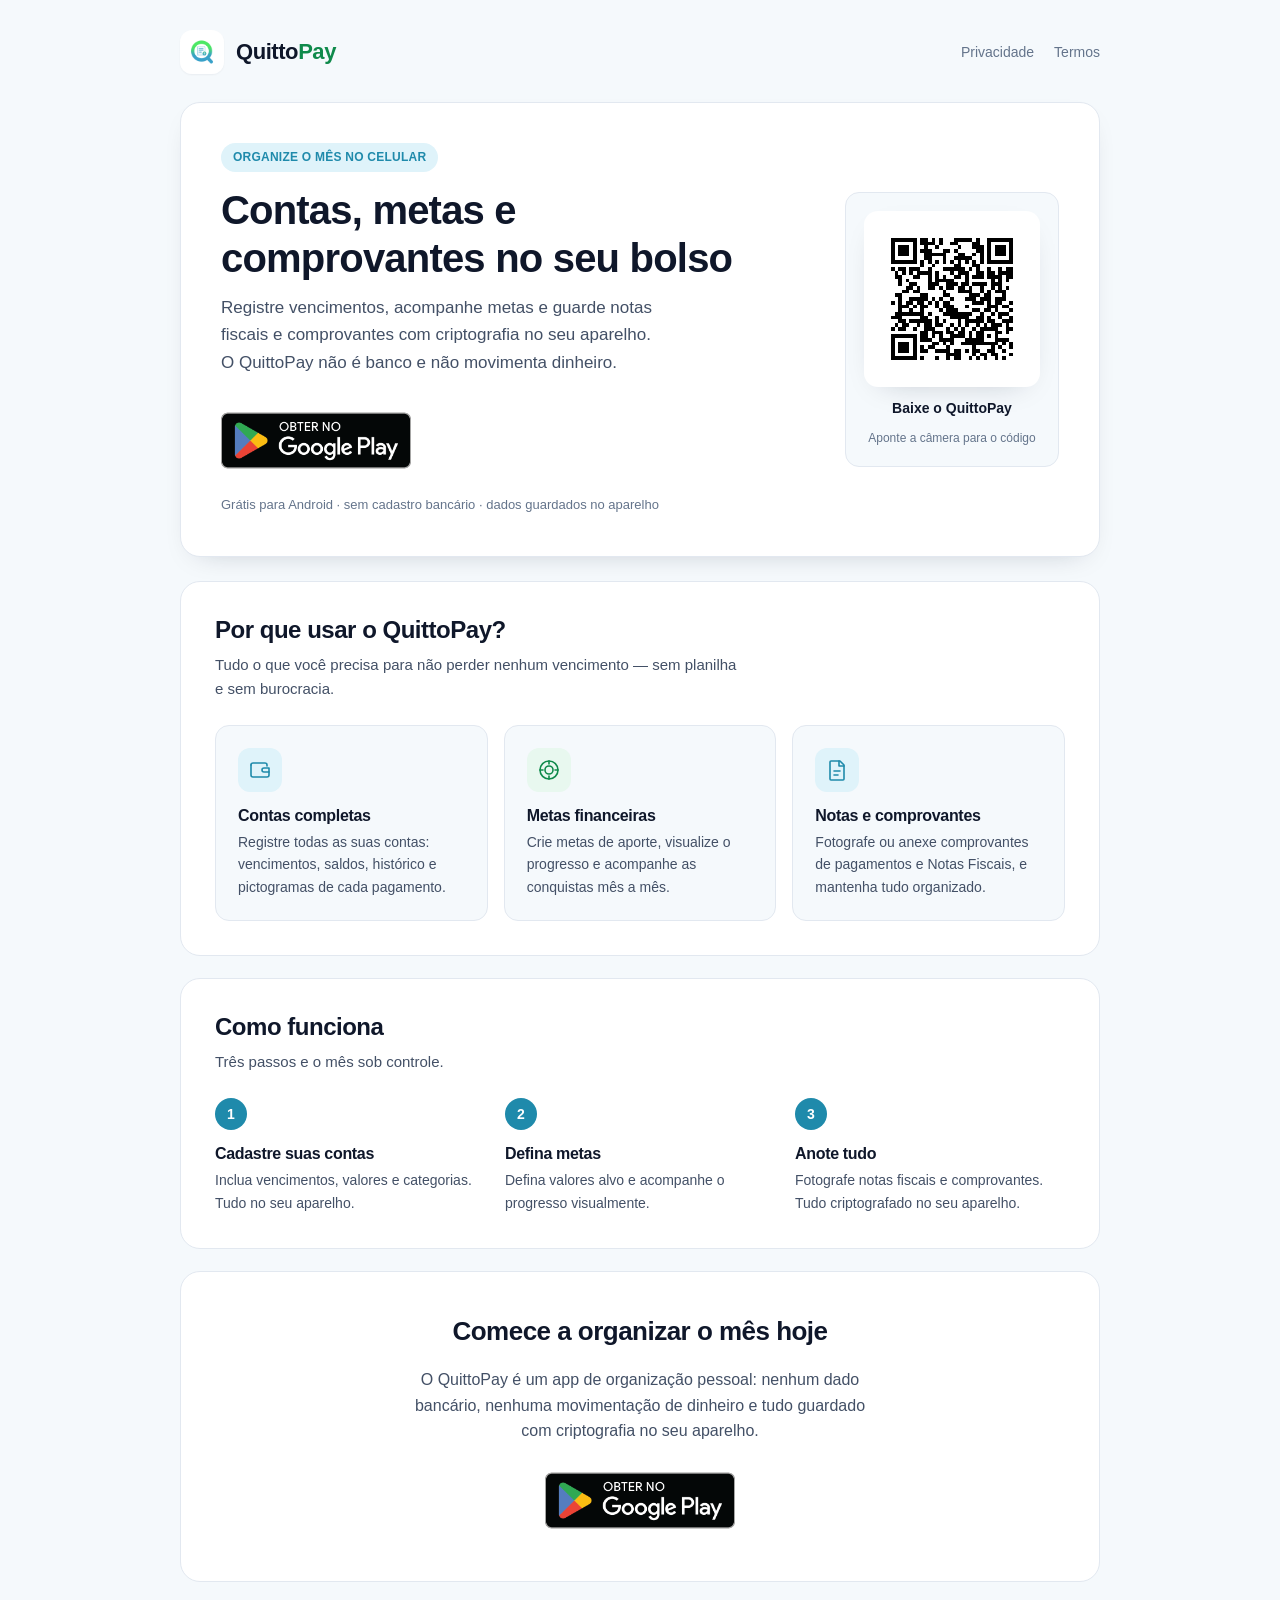
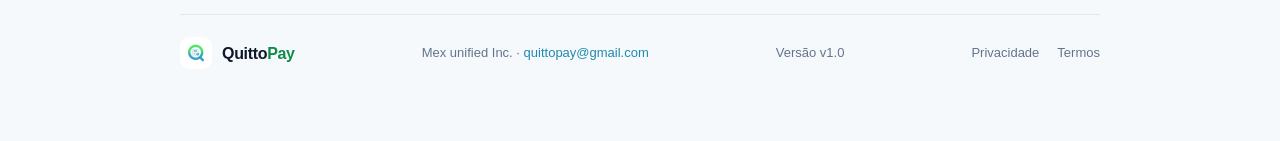
<file: index.html>
<!DOCTYPE html>
<html lang="pt-BR">
<head>
  <meta charset="utf-8" />
  <meta name="viewport" content="width=device-width, initial-scale=1" />
  <title>QuittoPay — organize o mês no celular</title>
  <meta name="description" content="Contas, metas, notas e comprovantes no seu bolso. O QuittoPay organiza o mês no celular — não é banco e não movimenta dinheiro." />
  <meta name="theme-color" content="#1f8aab" />
  <meta property="og:type" content="website" />
  <meta property="og:title" content="QuittoPay — organize o mês no celular" />
  <meta property="og:description" content="Contas, metas, notas e comprovantes no seu bolso. Sem banco, sem movimentar dinheiro." />
  <meta property="og:image" content="icon.png" />
  <meta property="og:locale" content="pt_BR" />
  <link rel="icon" type="image/png" sizes="32x32" href="favicon-32.png" />
  <link rel="icon" type="image/png" sizes="192x192" href="favicon-192.png" />
  <link rel="apple-touch-icon" href="icon.png" />
  <link rel="stylesheet" href="styles.css?v=5" />
</head>
<body>
  <div class="wrap">
    <header class="site">
      <a class="brand" href="index.html">
        <img src="icon.png" width="44" height="44" alt="Ícone do QuittoPay" />
        <span class="wordmark">Quitto<span class="pay">Pay</span></span>
      </a>
      <nav>
        <a href="privacy-policy.html">Privacidade</a>
        <a href="terms.html">Termos</a>
      </nav>
    </header>

    <main>
      <section class="hero">
        <div class="hero-content">
          <span class="eyebrow">Organize o mês no celular</span>
          <h1>Contas, metas e comprovantes no seu bolso</h1>
          <p class="lead">
            Registre vencimentos, acompanhe metas e guarde notas fiscais e comprovantes
            com criptografia no seu aparelho. O QuittoPay não é banco e não movimenta
            dinheiro.
          </p>
          <div class="cta-buttons">
            <a class="store-badge" href="https://play.google.com/store/apps/details?id=com.quitto.pay" target="_blank" rel="noopener" aria-label="Obter o QuittoPay no Google Play">
              <img src="play-badge.png" width="646" height="250" alt="Disponível no Google Play" decoding="async" />
            </a>
          </div>
          <p class="hero-note">Grátis para Android · sem cadastro bancário · dados guardados no aparelho</p>
        </div>

        <aside class="hero-visual" aria-hidden="false">
          <div class="qr-card">
            <svg xmlns="http://www.w3.org/2000/svg" width="168" height="168" viewBox="0 0 41 41" shape-rendering="crispEdges"><path fill="#ffffff" d="M0 0h41v41H0z"/><path stroke="#000000" d="M4 4.5h7m1 0h2m1 0h1m1 0h1m3 0h5m1 0h1m2 0h7M4 5.5h1m5 0h1m1 0h4m1 0h1m2 0h2m4 0h2m2 0h1m5 0h1M4 6.5h1m1 0h3m1 0h1m2 0h1m2 0h1m5 0h1m3 0h3m1 0h1m1 0h3m1 0h1M4 7.5h1m1 0h3m1 0h1m1 0h3m3 0h2m1 0h1m5 0h2m1 0h1m1 0h3m1 0h1M4 8.5h1m1 0h3m1 0h1m2 0h6m3 0h2m2 0h1m1 0h1m1 0h1m1 0h3m1 0h1M4 9.5h1m5 0h1m2 0h2m3 0h1m2 0h5m2 0h1m1 0h1m5 0h1M4 10.5h7m1 0h1m1 0h1m1 0h1m1 0h1m1 0h1m1 0h1m1 0h1m1 0h1m1 0h1m1 0h7M12 11.5h1m2 0h1m5 0h2m3 0h2M4 12.5h1m1 0h2m1 0h3m2 0h1m3 0h6m1 0h1m1 0h1m2 0h1m2 0h1m1 0h2M5 13.5h1m1 0h1m1 0h1m1 0h4m1 0h1m3 0h1m1 0h3m2 0h2m1 0h2m1 0h4M5 14.5h2m3 0h2m2 0h1m1 0h1m1 0h1m2 0h2m1 0h1m1 0h3m1 0h4m1 0h2M6 15.5h1m1 0h1m5 0h1m1 0h5m3 0h1m6 0h1m1 0h1m1 0h1M6 16.5h1m2 0h2m3 0h3m2 0h3m1 0h2m1 0h4m1 0h3M8 17.5h2m1 0h1m2 0h2m1 0h1m1 0h2m1 0h2m1 0h1m2 0h1m2 0h1m1 0h1m1 0h1M7 18.5h2m1 0h2m6 0h1m3 0h4m2 0h1m1 0h1m1 0h3M5 19.5h2m5 0h2m4 0h2m5 0h3m1 0h2m3 0h1M6 20.5h1m2 0h5m1 0h1m1 0h1m2 0h1m3 0h3m1 0h3m1 0h3M4 21.5h1m1 0h1m1 0h2m1 0h2m1 0h1m1 0h1m1 0h2m6 0h3m1 0h1m1 0h2m2 0h1M6 22.5h3m1 0h1m1 0h2m2 0h1m1 0h3m3 0h1m5 0h3m1 0h2M6 23.5h1m2 0h1m2 0h1m4 0h1m1 0h3m4 0h2m1 0h2m1 0h1m3 0h1M5 24.5h8m1 0h1m3 0h8m2 0h1m2 0h1m1 0h3M4 25.5h3m5 0h2m2 0h1m3 0h5m2 0h2m1 0h1m2 0h1m2 0h1M6 26.5h2m1 0h6m1 0h1m1 0h1m3 0h1m1 0h5m1 0h2m2 0h3M5 27.5h1m1 0h2m2 0h1m1 0h2m1 0h2m2 0h1m1 0h1m1 0h1m2 0h1m1 0h1m1 0h3m1 0h1M4 28.5h1m1 0h2m2 0h1m2 0h3m3 0h1m1 0h1m1 0h1m2 0h1m1 0h5m2 0h2M12 29.5h2m1 0h3m1 0h2m1 0h2m1 0h1m1 0h2m3 0h2m1 0h1M4 30.5h7m1 0h2m1 0h1m1 0h1m2 0h4m1 0h1m1 0h2m1 0h1m1 0h1M4 31.5h1m5 0h1m1 0h3m2 0h4m3 0h5m3 0h4M4 32.5h1m1 0h3m1 0h1m4 0h2m1 0h1m1 0h1m2 0h10m1 0h1m1 0h1M4 33.5h1m1 0h3m1 0h1m1 0h1m1 0h2m3 0h1m6 0h1m4 0h1m1 0h1m2 0h1M4 34.5h1m1 0h3m1 0h1m1 0h2m2 0h4m1 0h2m1 0h1m1 0h2m2 0h2m2 0h1M4 35.5h1m5 0h1m8 0h4m3 0h1m1 0h2m1 0h2m3 0h1M4 36.5h7m1 0h1m3 0h1m2 0h1m1 0h2m2 0h1m1 0h1m1 0h1m2 0h1m1 0h1"/></svg>
            <p class="qr-title">Baixe o QuittoPay</p>
            <p class="qr-note">Aponte a câmera para o código</p>
          </div>
        </aside>
      </section>

      <section class="section">
        <div class="section-header">
          <h2>Por que usar o QuittoPay?</h2>
          <p>Tudo o que você precisa para não perder nenhum vencimento — sem planilha e sem burocracia.</p>
        </div>
        <div class="features-grid">
          <article class="feature-card">
            <div class="feature-icon" aria-hidden="true">
              <svg width="24" height="24" viewBox="0 0 24 24" fill="none" stroke="currentColor" stroke-width="1.6" stroke-linecap="round" stroke-linejoin="round"><path d="M3 7a2 2 0 0 1 2-2h12a2 2 0 0 1 2 2v1"/><path d="M3 7v10a2 2 0 0 0 2 2h14a2 2 0 0 0 2-2v-3"/><path d="M21 10h-5a2 2 0 0 0 0 4h5z"/></svg>
            </div>
            <h3>Contas completas</h3>
            <p>Registre todas as suas contas: vencimentos, saldos, histórico e pictogramas de cada pagamento.</p>
          </article>
          <article class="feature-card">
            <div class="feature-icon accent" aria-hidden="true">
              <svg width="24" height="24" viewBox="0 0 24 24" fill="none" stroke="currentColor" stroke-width="1.6" stroke-linecap="round" stroke-linejoin="round"><circle cx="12" cy="12" r="9"/><circle cx="12" cy="12" r="4"/><path d="M12 3v3M12 18v3M3 12h3M18 12h3"/></svg>
            </div>
            <h3>Metas financeiras</h3>
            <p>Crie metas de aporte, visualize o progresso e acompanhe as conquistas mês a mês.</p>
          </article>
          <article class="feature-card">
            <div class="feature-icon" aria-hidden="true">
              <svg width="24" height="24" viewBox="0 0 24 24" fill="none" stroke="currentColor" stroke-width="1.6" stroke-linecap="round" stroke-linejoin="round"><path d="M6 3h9l4 4v14a1 1 0 0 1-1 1H6a1 1 0 0 1-1-1V4a1 1 0 0 1 1-1Z"/><path d="M14 3v5h5"/><path d="M9 13h6M9 17h4"/></svg>
            </div>
            <h3>Notas e comprovantes</h3>
            <p>Fotografe ou anexe comprovantes de pagamentos e Notas Fiscais, e mantenha tudo organizado.</p>
          </article>
        </div>
      </section>

      <section class="section">
        <div class="section-header">
          <h2>Como funciona</h2>
          <p>Três passos e o mês sob controle.</p>
        </div>
        <div class="steps">
          <article class="step">
            <div class="step-number">1</div>
            <h3>Cadastre suas contas</h3>
            <p>Inclua vencimentos, valores e categorias. Tudo no seu aparelho.</p>
          </article>
          <article class="step">
            <div class="step-number">2</div>
            <h3>Defina metas</h3>
            <p>Defina valores alvo e acompanhe o progresso visualmente.</p>
          </article>
          <article class="step">
            <div class="step-number">3</div>
            <h3>Anote tudo</h3>
            <p>Fotografe notas fiscais e comprovantes. Tudo criptografado no seu aparelho.</p>
          </article>
        </div>
      </section>

      <section class="cta-final">
        <h2>Comece a organizar o mês hoje</h2>
        <p>
          O QuittoPay é um app de organização pessoal: nenhum dado bancário, nenhuma
          movimentação de dinheiro e tudo guardado com criptografia no seu aparelho.
        </p>
        <a class="store-badge" href="https://play.google.com/store/apps/details?id=com.quitto.pay" target="_blank" rel="noopener" aria-label="Obter o QuittoPay no Google Play">
          <img src="play-badge.png" width="646" height="250" alt="Disponível no Google Play" decoding="async" />
        </a>
      </section>
    </main>

    <footer class="site-footer">
      <div class="footer-content">
        <span class="footer-brand">
          <img src="icon.png" width="32" height="32" alt="" />
          <span class="wordmark">Quitto<span class="pay">Pay</span></span>
        </span>
        <span>Mex unified Inc. · <a href="mailto:quittopay@gmail.com">quittopay@gmail.com</a></span>
        <span class="version">Versão v1.0</span>
        <nav class="footer-links">
          <a href="privacy-policy.html">Privacidade</a>
          <a href="terms.html">Termos</a>
        </nav>
      </div>
    </footer>
  </div>
</body>
</html>
</file>
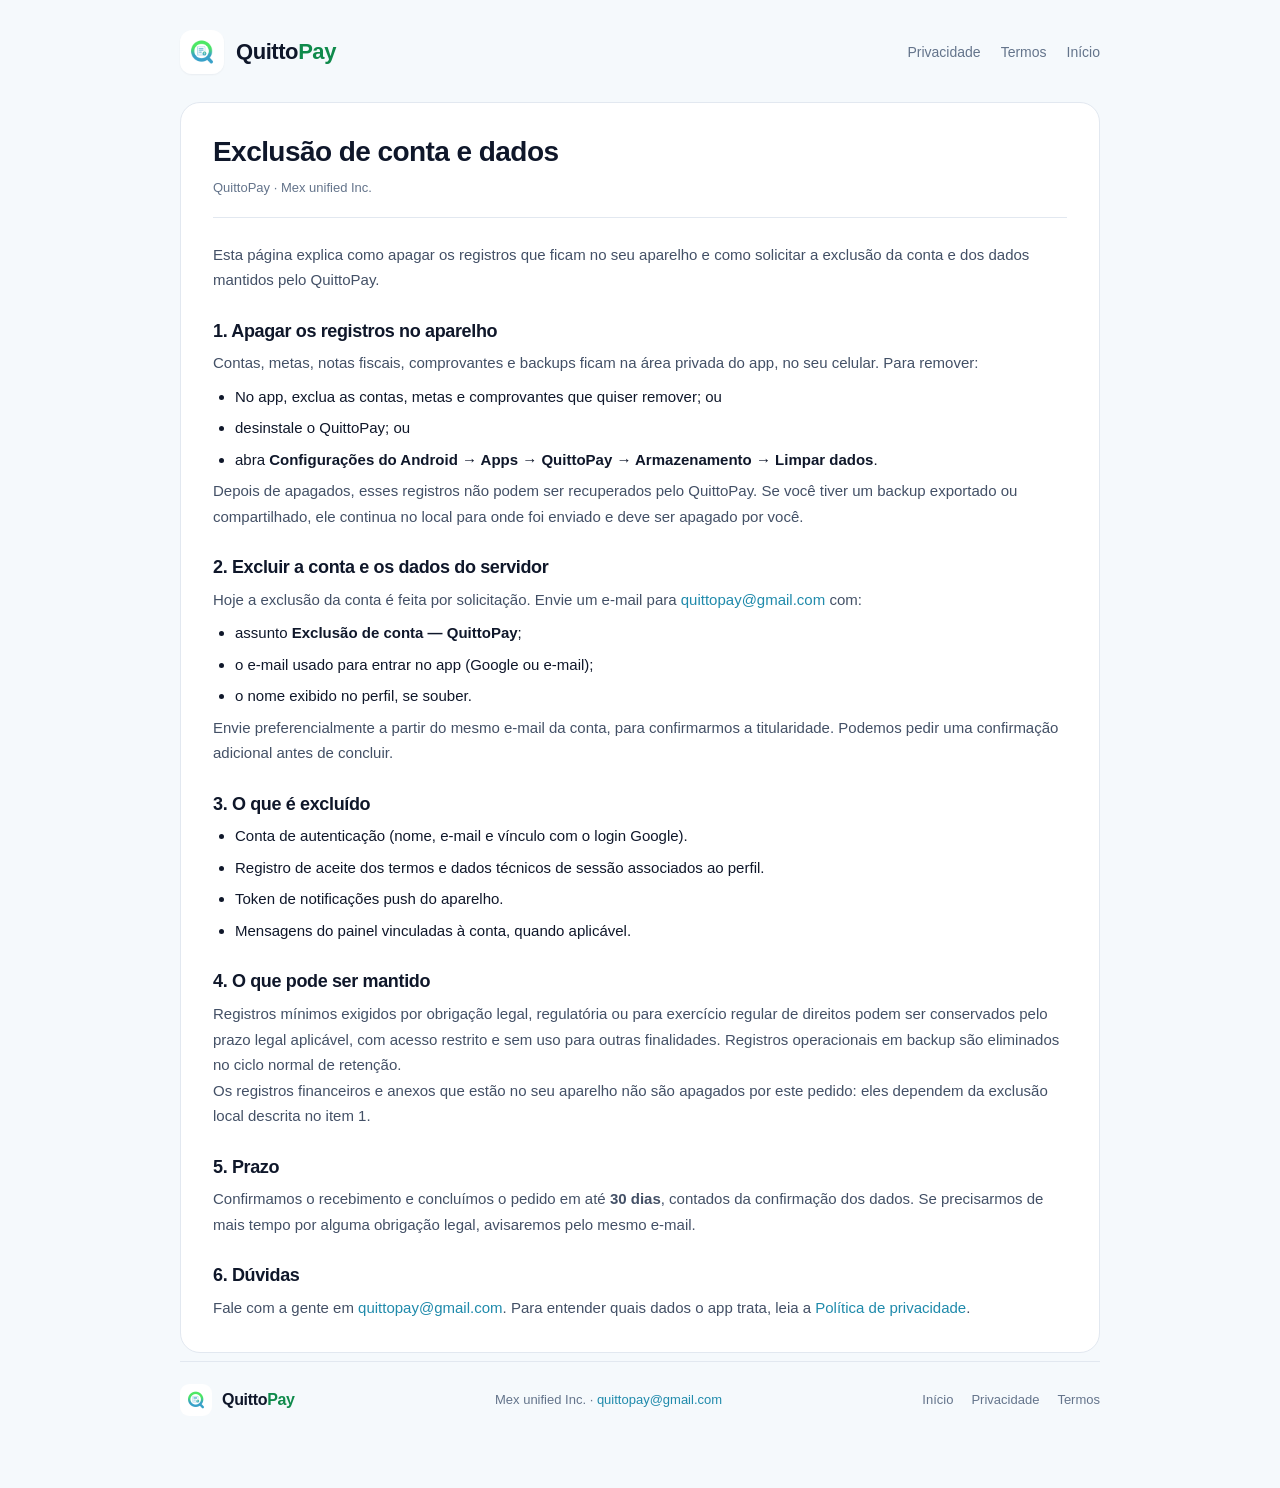
<file: exclusao-de-conta/index.html>
<!DOCTYPE html>
<html lang="pt-BR">
<head>
  <meta charset="UTF-8" />
  <meta name="viewport" content="width=device-width, initial-scale=1" />
  <title>Exclusão de conta e dados — QuittoPay</title>
  <meta name="description" content="Como apagar seus registros no QuittoPay e como solicitar a exclusão da conta e dos dados mantidos pelo serviço." />
  <meta name="theme-color" content="#1f8aab" />
  <link rel="canonical" href="https://quittopay.com.br/exclusao-de-conta/" />
  <link rel="icon" type="image/png" sizes="32x32" href="../favicon-32.png" />
  <link rel="icon" type="image/png" sizes="192x192" href="../favicon-192.png" />
  <link rel="apple-touch-icon" href="../icon.png" />
  <link rel="stylesheet" href="../styles.css?v=5" />
</head>
<body>
  <div class="wrap">
    <header class="site">
      <a class="brand" href="../index.html">
        <img src="../icon.png" width="40" height="40" alt="Ícone do QuittoPay" />
        <span class="wordmark">Quitto<span class="pay">Pay</span></span>
      </a>
      <nav>
        <a href="../privacy-policy.html">Privacidade</a>
        <a href="../terms.html">Termos</a>
        <a href="../index.html">Início</a>
      </nav>
    </header>

    <article class="doc">
      <h1>Exclusão de conta e dados</h1>
      <p class="meta">QuittoPay · Mex unified Inc.</p>

      <p>Esta página explica como apagar os registros que ficam no seu aparelho e como solicitar a exclusão da conta e dos dados mantidos pelo QuittoPay.</p>

      <h2>1. Apagar os registros no aparelho</h2>
      <p>Contas, metas, notas fiscais, comprovantes e backups ficam na área privada do app, no seu celular. Para remover:</p>
      <ul>
        <li>No app, exclua as contas, metas e comprovantes que quiser remover; ou</li>
        <li>desinstale o QuittoPay; ou</li>
        <li>abra <strong>Configurações do Android → Apps → QuittoPay → Armazenamento → Limpar dados</strong>.</li>
      </ul>
      <p>Depois de apagados, esses registros não podem ser recuperados pelo QuittoPay. Se você tiver um backup exportado ou compartilhado, ele continua no local para onde foi enviado e deve ser apagado por você.</p>

      <h2>2. Excluir a conta e os dados do servidor</h2>
      <p>Hoje a exclusão da conta é feita por solicitação. Envie um e-mail para <a href="mailto:quittopay@gmail.com?subject=Exclus%C3%A3o%20de%20conta%20%E2%80%94%20QuittoPay">quittopay@gmail.com</a> com:</p>
      <ul>
        <li>assunto <strong>Exclusão de conta — QuittoPay</strong>;</li>
        <li>o e-mail usado para entrar no app (Google ou e-mail);</li>
        <li>o nome exibido no perfil, se souber.</li>
      </ul>
      <p>Envie preferencialmente a partir do mesmo e-mail da conta, para confirmarmos a titularidade. Podemos pedir uma confirmação adicional antes de concluir.</p>

      <h2>3. O que é excluído</h2>
      <ul>
        <li>Conta de autenticação (nome, e-mail e vínculo com o login Google).</li>
        <li>Registro de aceite dos termos e dados técnicos de sessão associados ao perfil.</li>
        <li>Token de notificações push do aparelho.</li>
        <li>Mensagens do painel vinculadas à conta, quando aplicável.</li>
      </ul>

      <h2>4. O que pode ser mantido</h2>
      <p>Registros mínimos exigidos por obrigação legal, regulatória ou para exercício regular de direitos podem ser conservados pelo prazo legal aplicável, com acesso restrito e sem uso para outras finalidades. Registros operacionais em backup são eliminados no ciclo normal de retenção.</p>
      <p>Os registros financeiros e anexos que estão no seu aparelho não são apagados por este pedido: eles dependem da exclusão local descrita no item 1.</p>

      <h2>5. Prazo</h2>
      <p>Confirmamos o recebimento e concluímos o pedido em até <strong>30 dias</strong>, contados da confirmação dos dados. Se precisarmos de mais tempo por alguma obrigação legal, avisaremos pelo mesmo e-mail.</p>

      <h2>6. Dúvidas</h2>
      <p>Fale com a gente em <a href="mailto:quittopay@gmail.com">quittopay@gmail.com</a>. Para entender quais dados o app trata, leia a <a href="../privacy-policy.html">Política de privacidade</a>.</p>
    </article>

    <footer class="site-footer">
      <div class="footer-content">
        <span class="footer-brand">
          <img src="../icon.png" width="32" height="32" alt="" />
          <span class="wordmark">Quitto<span class="pay">Pay</span></span>
        </span>
        <span>Mex unified Inc. · <a href="mailto:quittopay@gmail.com">quittopay@gmail.com</a></span>
        <nav class="footer-links">
          <a href="../index.html">Início</a>
          <a href="../privacy-policy.html">Privacidade</a>
          <a href="../terms.html">Termos</a>
        </nav>
      </div>
    </footer>
  </div>
</body>
</html>
</file>
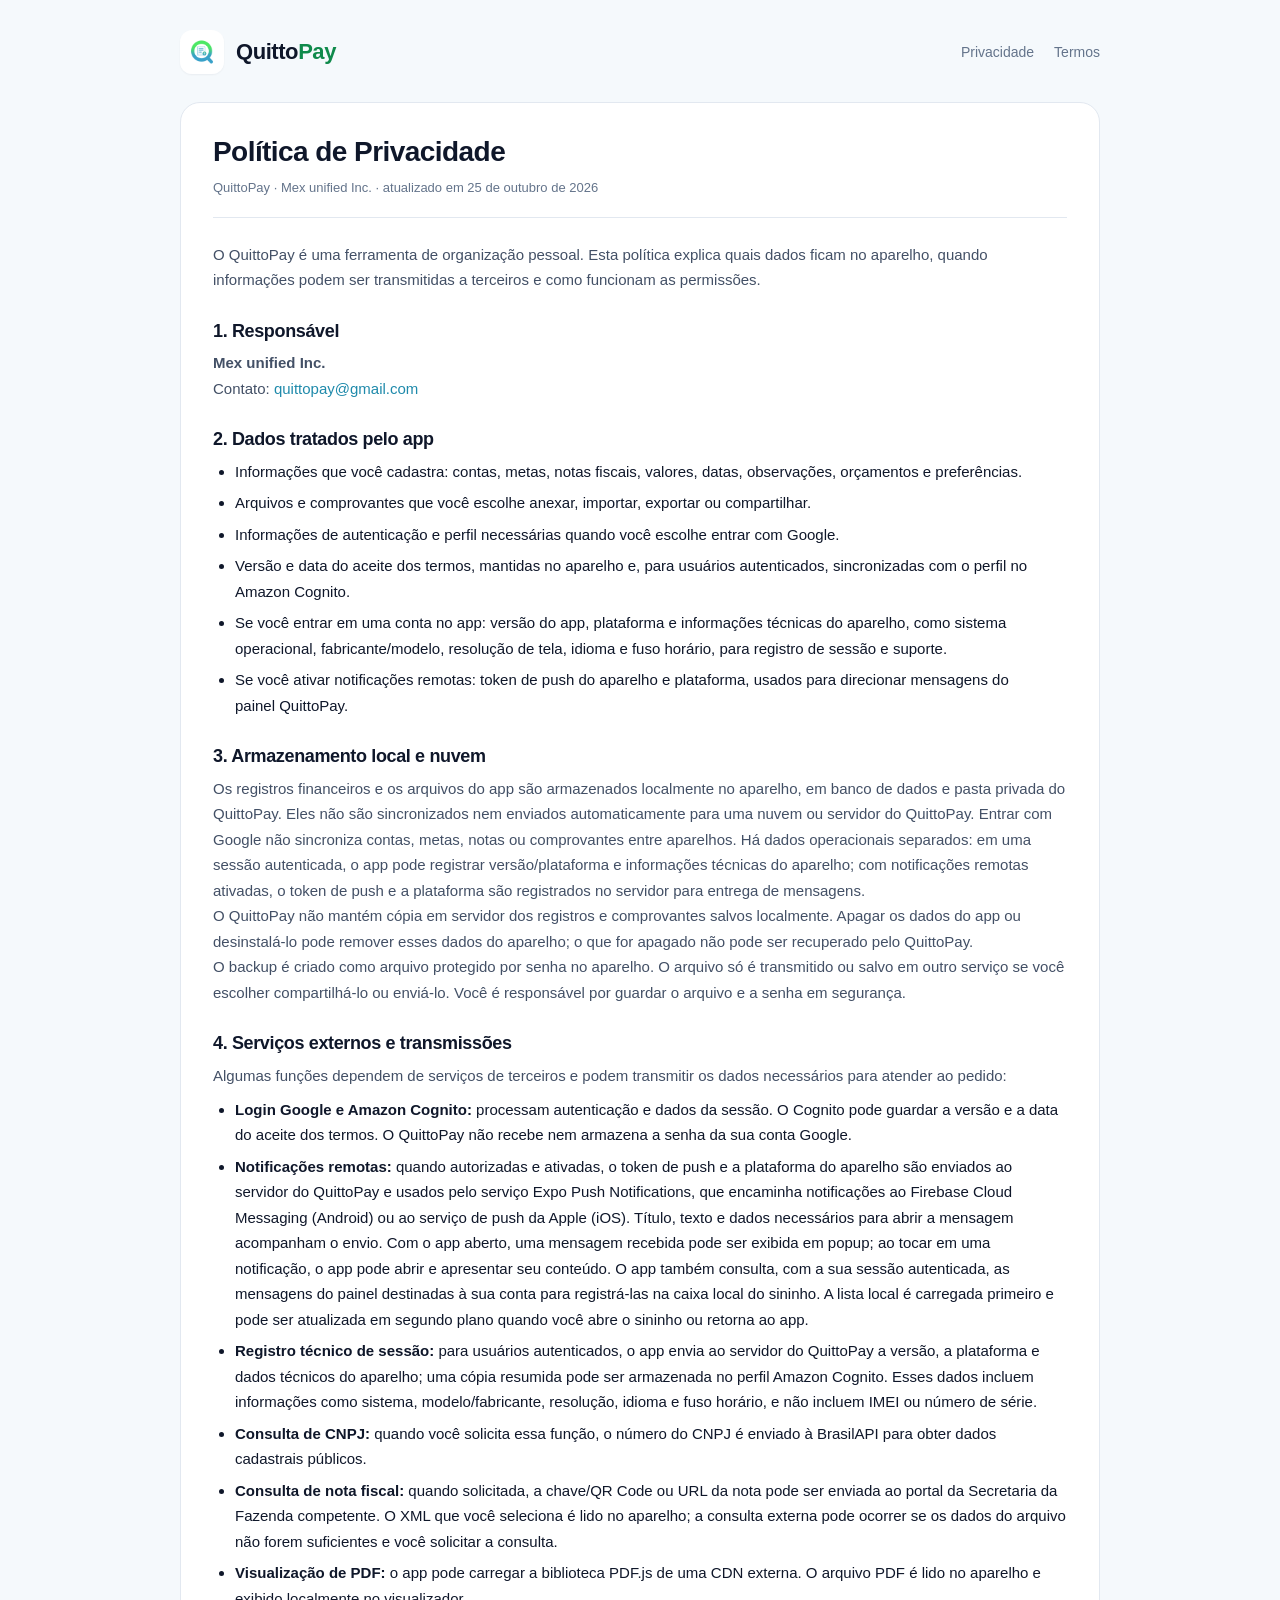
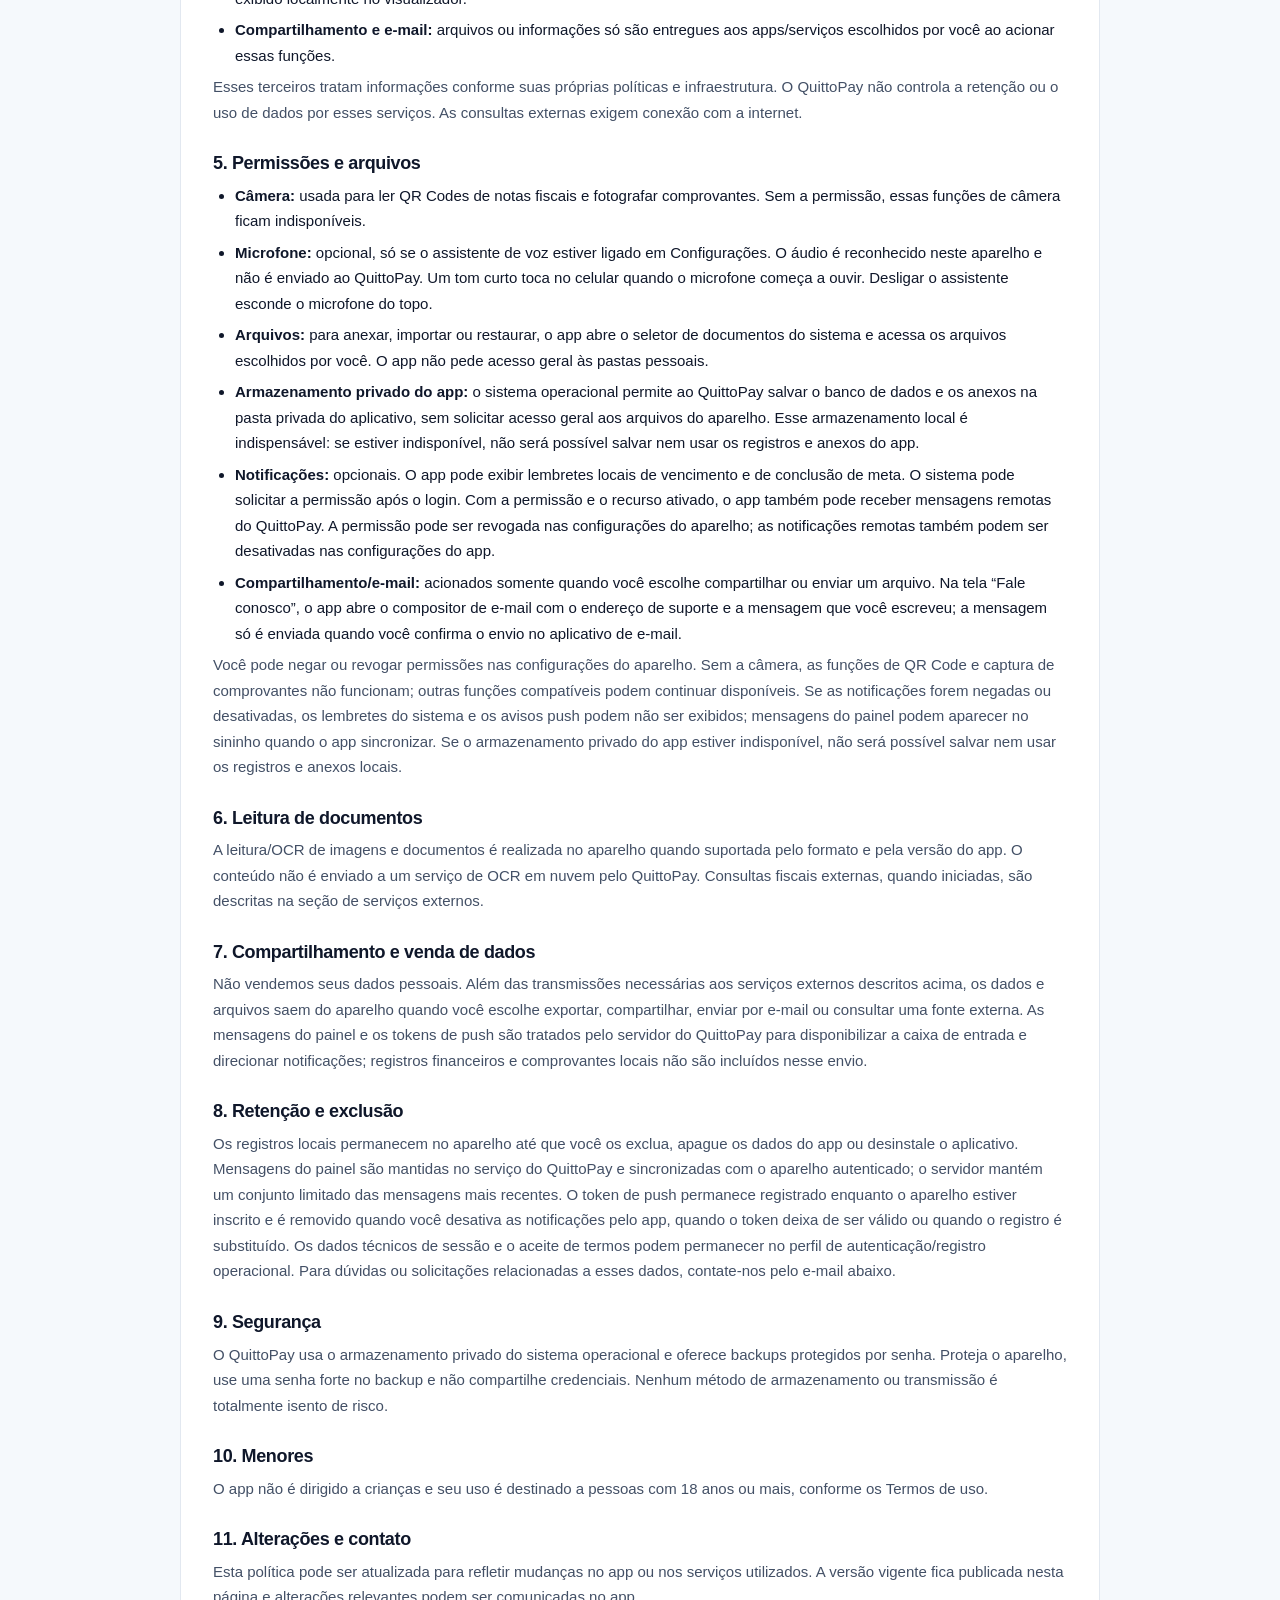
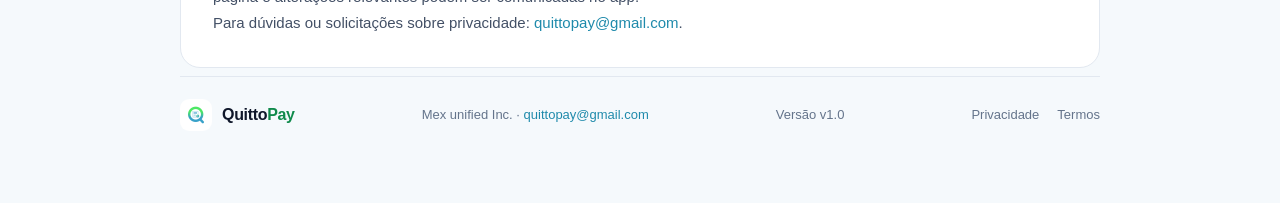
<file: privacy-policy.html>
<!DOCTYPE html>
<html lang="pt-BR">
<head>
  <meta charset="UTF-8" />
  <meta name="viewport" content="width=device-width, initial-scale=1" />
  <title>Política de Privacidade — QuittoPay</title>
  <link rel="icon" type="image/png" sizes="32x32" href="favicon-32.png" />
  <link rel="icon" type="image/png" sizes="192x192" href="favicon-192.png" />
  <link rel="apple-touch-icon" href="icon.png" />
  <meta name="description" content="Política de privacidade do QuittoPay: o que fica no aparelho, o que é transmitido e como funcionan as permissões." />
  <meta name="theme-color" content="#1f8aab" />
  <link rel="stylesheet" href="styles.css?v=5" />
</head>
<body>
  <div class="wrap">
    <header class="site">
      <a class="brand" href="index.html">
        <img src="icon.png" width="40" height="40" alt="Ícone do QuittoPay" />
        <span class="wordmark">Quitto<span class="pay">Pay</span></span>
      </a>
      <nav>
        <a href="privacy-policy.html">Privacidade</a>
        <a href="terms.html">Termos</a>
      </nav>
    </header>

    <main>
      <article class="doc">
        <h1>Política de Privacidade</h1>
        <p class="meta">QuittoPay · Mex unified Inc. · atualizado em 25 de outubro de 2026</p>

      <p>O QuittoPay é uma ferramenta de organização pessoal. Esta política explica quais dados ficam no aparelho, quando informações podem ser transmitidas a terceiros e como funcionam as permissões.</p>

      <h2>1. Responsável</h2>
      <p><strong>Mex unified Inc.</strong><br />Contato: <a href="mailto:quittopay@gmail.com">quittopay@gmail.com</a></p>

      <h2>2. Dados tratados pelo app</h2>
      <ul>
        <li>Informações que você cadastra: contas, metas, notas fiscais, valores, datas, observações, orçamentos e preferências.</li>
        <li>Arquivos e comprovantes que você escolhe anexar, importar, exportar ou compartilhar.</li>
        <li>Informações de autenticação e perfil necessárias quando você escolhe entrar com Google.</li>
        <li>Versão e data do aceite dos termos, mantidas no aparelho e, para usuários autenticados, sincronizadas com o perfil no Amazon Cognito.</li>
        <li>Se você entrar em uma conta no app: versão do app, plataforma e informações técnicas do aparelho, como sistema operacional, fabricante/modelo, resolução de tela, idioma e fuso horário, para registro de sessão e suporte.</li>
        <li>Se você ativar notificações remotas: token de push do aparelho e plataforma, usados para direcionar mensagens do painel QuittoPay.</li>
      </ul>

      <h2>3. Armazenamento local e nuvem</h2>
      <p>Os registros financeiros e os arquivos do app são armazenados localmente no aparelho, em banco de dados e pasta privada do QuittoPay. Eles não são sincronizados nem enviados automaticamente para uma nuvem ou servidor do QuittoPay. Entrar com Google não sincroniza contas, metas, notas ou comprovantes entre aparelhos. Há dados operacionais separados: em uma sessão autenticada, o app pode registrar versão/plataforma e informações técnicas do aparelho; com notificações remotas ativadas, o token de push e a plataforma são registrados no servidor para entrega de mensagens.</p>
      <p>O QuittoPay não mantém cópia em servidor dos registros e comprovantes salvos localmente. Apagar os dados do app ou desinstalá-lo pode remover esses dados do aparelho; o que for apagado não pode ser recuperado pelo QuittoPay.</p>
      <p>O backup é criado como arquivo protegido por senha no aparelho. O arquivo só é transmitido ou salvo em outro serviço se você escolher compartilhá-lo ou enviá-lo. Você é responsável por guardar o arquivo e a senha em segurança.</p>

      <h2>4. Serviços externos e transmissões</h2>
      <p>Algumas funções dependem de serviços de terceiros e podem transmitir os dados necessários para atender ao pedido:</p>
      <ul>
        <li><strong>Login Google e Amazon Cognito:</strong> processam autenticação e dados da sessão. O Cognito pode guardar a versão e a data do aceite dos termos. O QuittoPay não recebe nem armazena a senha da sua conta Google.</li>
        <li><strong>Notificações remotas:</strong> quando autorizadas e ativadas, o token de push e a plataforma do aparelho são enviados ao servidor do QuittoPay e usados pelo serviço Expo Push Notifications, que encaminha notificações ao Firebase Cloud Messaging (Android) ou ao serviço de push da Apple (iOS). Título, texto e dados necessários para abrir a mensagem acompanham o envio. Com o app aberto, uma mensagem recebida pode ser exibida em popup; ao tocar em uma notificação, o app pode abrir e apresentar seu conteúdo. O app também consulta, com a sua sessão autenticada, as mensagens do painel destinadas à sua conta para registrá-las na caixa local do sininho. A lista local é carregada primeiro e pode ser atualizada em segundo plano quando você abre o sininho ou retorna ao app.</li>
        <li><strong>Registro técnico de sessão:</strong> para usuários autenticados, o app envia ao servidor do QuittoPay a versão, a plataforma e dados técnicos do aparelho; uma cópia resumida pode ser armazenada no perfil Amazon Cognito. Esses dados incluem informações como sistema, modelo/fabricante, resolução, idioma e fuso horário, e não incluem IMEI ou número de série.</li>
        <li><strong>Consulta de CNPJ:</strong> quando você solicita essa função, o número do CNPJ é enviado à BrasilAPI para obter dados cadastrais públicos.</li>
        <li><strong>Consulta de nota fiscal:</strong> quando solicitada, a chave/QR Code ou URL da nota pode ser enviada ao portal da Secretaria da Fazenda competente. O XML que você seleciona é lido no aparelho; a consulta externa pode ocorrer se os dados do arquivo não forem suficientes e você solicitar a consulta.</li>
        <li><strong>Visualização de PDF:</strong> o app pode carregar a biblioteca PDF.js de uma CDN externa. O arquivo PDF é lido no aparelho e exibido localmente no visualizador.</li>
        <li><strong>Compartilhamento e e-mail:</strong> arquivos ou informações só são entregues aos apps/serviços escolhidos por você ao acionar essas funções.</li>
      </ul>
      <p>Esses terceiros tratam informações conforme suas próprias políticas e infraestrutura. O QuittoPay não controla a retenção ou o uso de dados por esses serviços. As consultas externas exigem conexão com a internet.</p>

      <h2>5. Permissões e arquivos</h2>
      <ul>
        <li><strong>Câmera:</strong> usada para ler QR Codes de notas fiscais e fotografar comprovantes. Sem a permissão, essas funções de câmera ficam indisponíveis.</li>
        <li><strong>Microfone:</strong> opcional, só se o assistente de voz estiver ligado em Configurações. O áudio é reconhecido neste aparelho e não é enviado ao QuittoPay. Um tom curto toca no celular quando o microfone começa a ouvir. Desligar o assistente esconde o microfone do topo.</li>
        <li><strong>Arquivos:</strong> para anexar, importar ou restaurar, o app abre o seletor de documentos do sistema e acessa os arquivos escolhidos por você. O app não pede acesso geral às pastas pessoais.</li>
        <li><strong>Armazenamento privado do app:</strong> o sistema operacional permite ao QuittoPay salvar o banco de dados e os anexos na pasta privada do aplicativo, sem solicitar acesso geral aos arquivos do aparelho. Esse armazenamento local é indispensável: se estiver indisponível, não será possível salvar nem usar os registros e anexos do app.</li>
        <li><strong>Notificações:</strong> opcionais. O app pode exibir lembretes locais de vencimento e de conclusão de meta. O sistema pode solicitar a permissão após o login. Com a permissão e o recurso ativado, o app também pode receber mensagens remotas do QuittoPay. A permissão pode ser revogada nas configurações do aparelho; as notificações remotas também podem ser desativadas nas configurações do app.</li>
        <li><strong>Compartilhamento/e-mail:</strong> acionados somente quando você escolhe compartilhar ou enviar um arquivo. Na tela “Fale conosco”, o app abre o compositor de e-mail com o endereço de suporte e a mensagem que você escreveu; a mensagem só é enviada quando você confirma o envio no aplicativo de e-mail.</li>
      </ul>
      <p>Você pode negar ou revogar permissões nas configurações do aparelho. Sem a câmera, as funções de QR Code e captura de comprovantes não funcionam; outras funções compatíveis podem continuar disponíveis. Se as notificações forem negadas ou desativadas, os lembretes do sistema e os avisos push podem não ser exibidos; mensagens do painel podem aparecer no sininho quando o app sincronizar. Se o armazenamento privado do app estiver indisponível, não será possível salvar nem usar os registros e anexos locais.</p>

      <h2>6. Leitura de documentos</h2>
      <p>A leitura/OCR de imagens e documentos é realizada no aparelho quando suportada pelo formato e pela versão do app. O conteúdo não é enviado a um serviço de OCR em nuvem pelo QuittoPay. Consultas fiscais externas, quando iniciadas, são descritas na seção de serviços externos.</p>

      <h2>7. Compartilhamento e venda de dados</h2>
      <p>Não vendemos seus dados pessoais. Além das transmissões necessárias aos serviços externos descritos acima, os dados e arquivos saem do aparelho quando você escolhe exportar, compartilhar, enviar por e-mail ou consultar uma fonte externa. As mensagens do painel e os tokens de push são tratados pelo servidor do QuittoPay para disponibilizar a caixa de entrada e direcionar notificações; registros financeiros e comprovantes locais não são incluídos nesse envio.</p>

      <h2>8. Retenção e exclusão</h2>
      <p>Os registros locais permanecem no aparelho até que você os exclua, apague os dados do app ou desinstale o aplicativo. Mensagens do painel são mantidas no serviço do QuittoPay e sincronizadas com o aparelho autenticado; o servidor mantém um conjunto limitado das mensagens mais recentes. O token de push permanece registrado enquanto o aparelho estiver inscrito e é removido quando você desativa as notificações pelo app, quando o token deixa de ser válido ou quando o registro é substituído. Os dados técnicos de sessão e o aceite de termos podem permanecer no perfil de autenticação/registro operacional. Para dúvidas ou solicitações relacionadas a esses dados, contate-nos pelo e-mail abaixo.</p>

      <h2>9. Segurança</h2>
      <p>O QuittoPay usa o armazenamento privado do sistema operacional e oferece backups protegidos por senha. Proteja o aparelho, use uma senha forte no backup e não compartilhe credenciais. Nenhum método de armazenamento ou transmissão é totalmente isento de risco.</p>

      <h2>10. Menores</h2>
      <p>O app não é dirigido a crianças e seu uso é destinado a pessoas com 18 anos ou mais, conforme os Termos de uso.</p>

      <h2>11. Alterações e contato</h2>
      <p>Esta política pode ser atualizada para refletir mudanças no app ou nos serviços utilizados. A versão vigente fica publicada nesta página e alterações relevantes podem ser comunicadas no app.</p>
      <p>Para dúvidas ou solicitações sobre privacidade: <a href="mailto:quittopay@gmail.com">quittopay@gmail.com</a>.</p>
      </article>
    </main>
    <footer class="site-footer">
      <div class="footer-content">
        <span class="footer-brand">
          <img src="icon.png" width="32" height="32" alt="" />
          <span class="wordmark">Quitto<span class="pay">Pay</span></span>
        </span>
        <span>Mex unified Inc. · <a href="mailto:quittopay@gmail.com">quittopay@gmail.com</a></span>
        <span class="version">Versão v1.0</span>
        <nav class="footer-links">
          <a href="privacy-policy.html">Privacidade</a>
          <a href="terms.html">Termos</a>
        </nav>
      </div>
    </footer>
  </div>
</body>
</html>
</file>
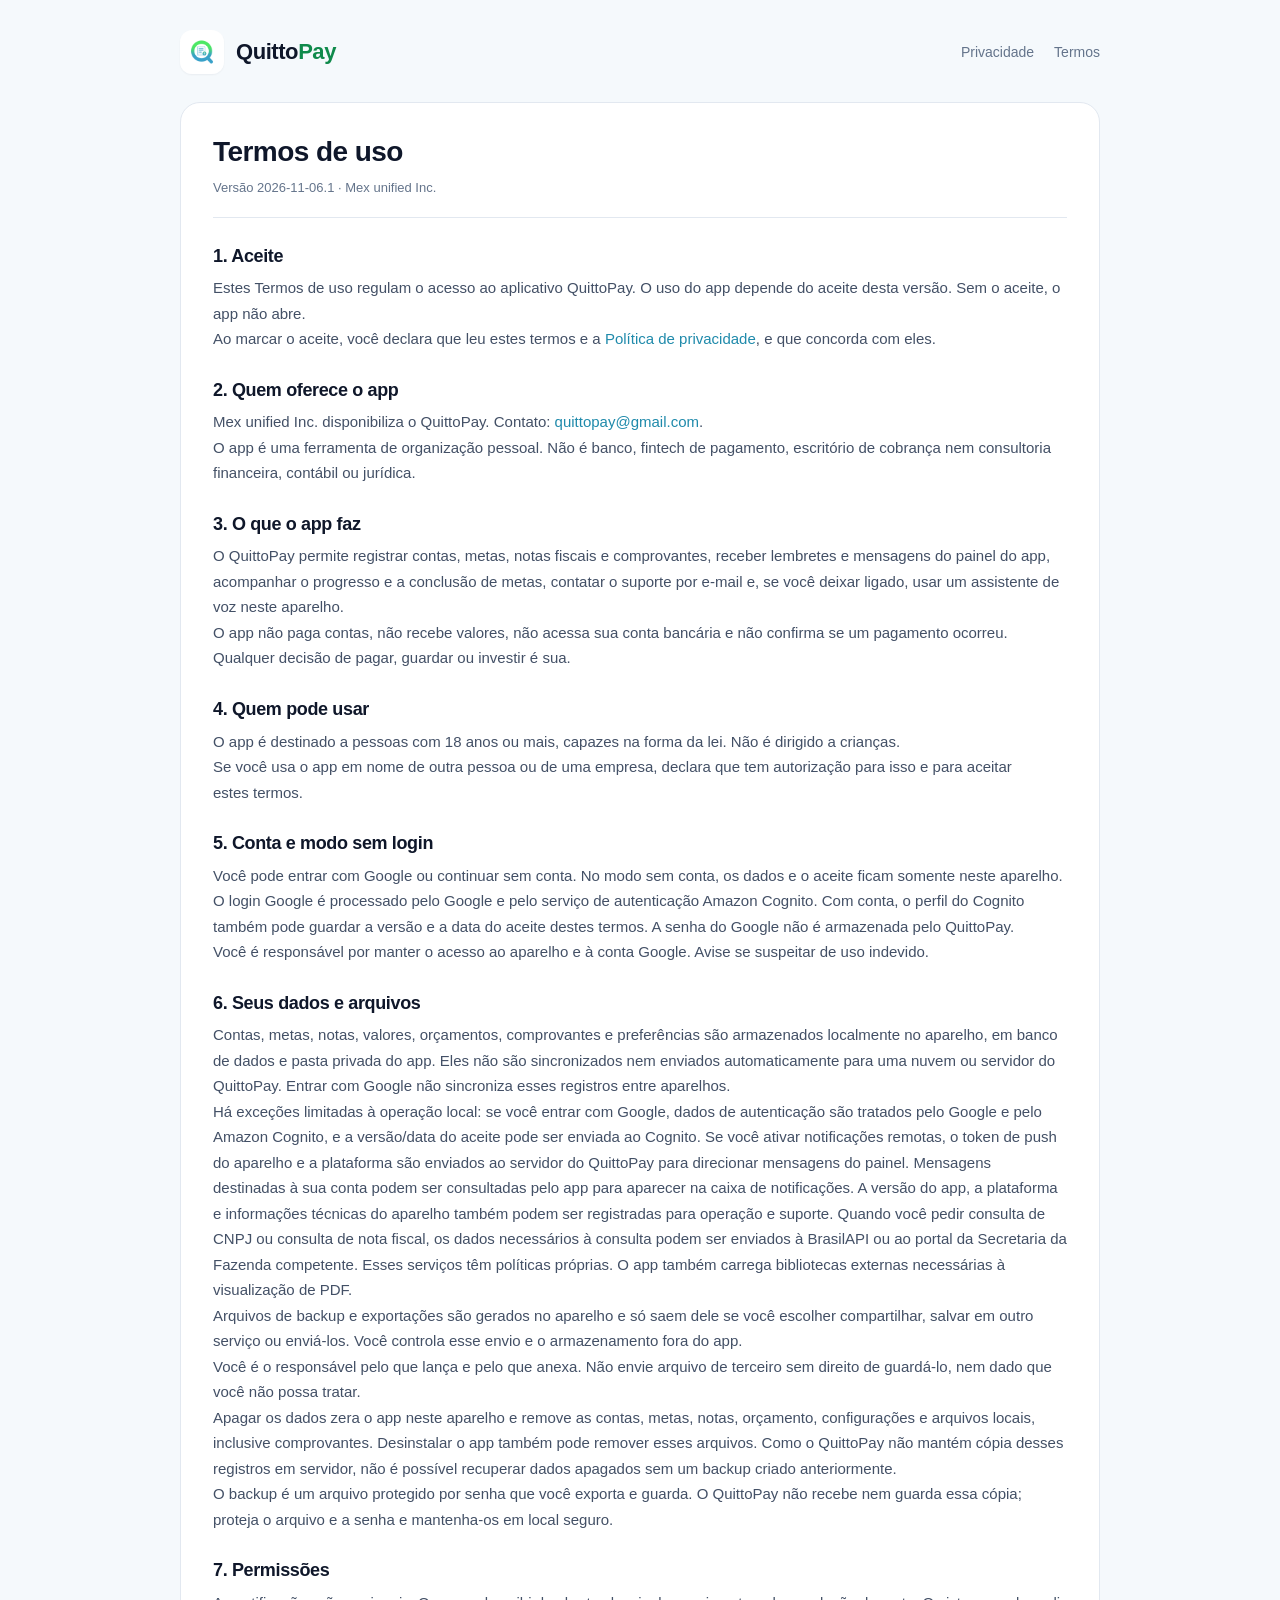
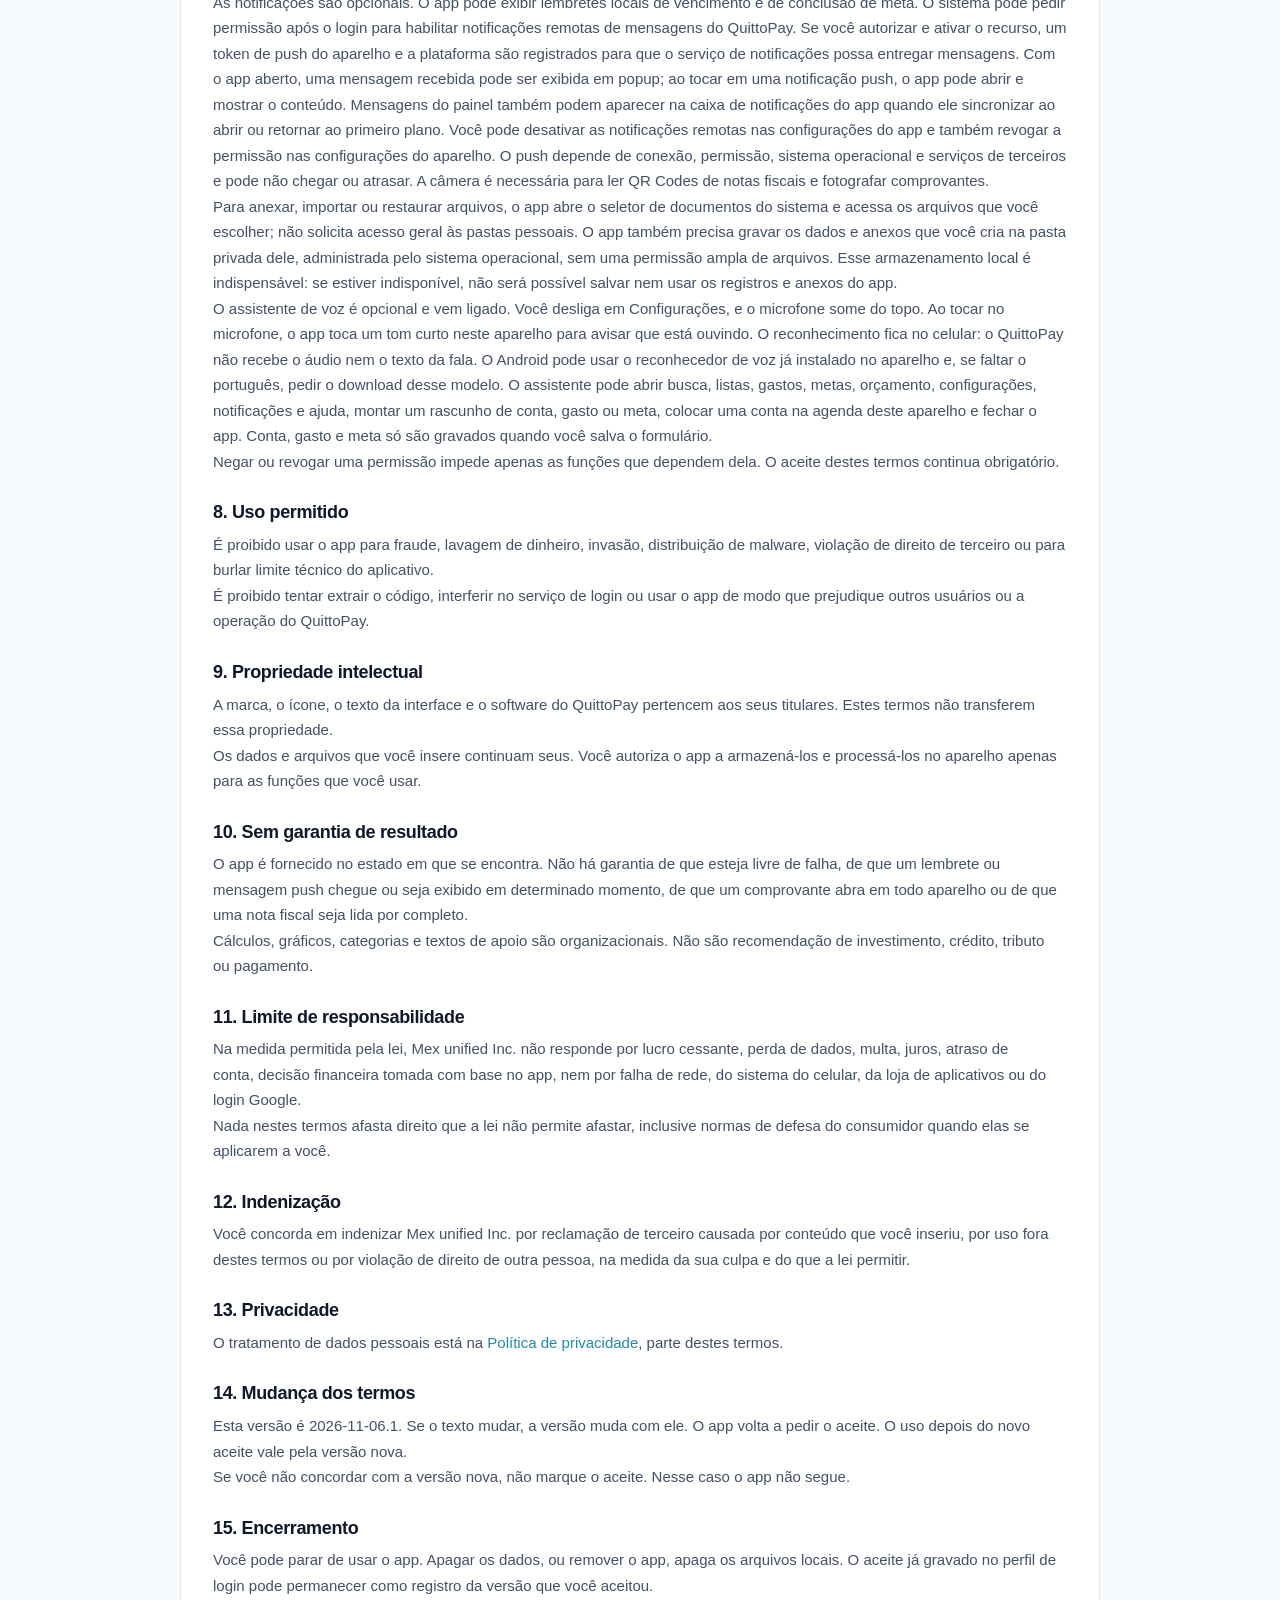
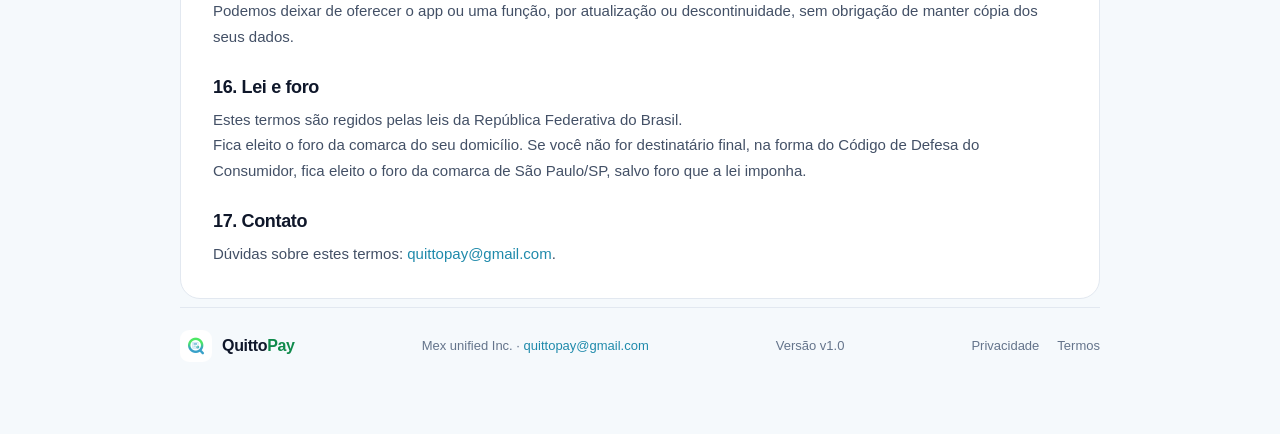
<file: terms.html>
<!DOCTYPE html>
<html lang="pt-BR">
<head>
  <meta charset="UTF-8" />
  <meta name="viewport" content="width=device-width, initial-scale=1" />
  <title>Termos de uso — QuittoPay</title>
  <link rel="icon" type="image/png" sizes="32x32" href="favicon-32.png" />
  <link rel="icon" type="image/png" sizes="192x192" href="favicon-192.png" />
  <link rel="apple-touch-icon" href="icon.png" />
  <meta name="description" content="Termos de uso do QuittoPay: como o app funciona, o que ele não faz e como falar com a gente." />
  <meta name="theme-color" content="#1f8aab" />
  <link rel="stylesheet" href="styles.css?v=5" />
</head>
<body>
  <div class="wrap">
    <header class="site">
      <a class="brand" href="index.html">
        <img src="icon.png" width="40" height="40" alt="Ícone do QuittoPay" />
        <span class="wordmark">Quitto<span class="pay">Pay</span></span>
      </a>
      <nav>
        <a href="privacy-policy.html">Privacidade</a>
        <a href="terms.html" aria-current="page">Termos</a>
      </nav>
    </header>

    <article class="doc">
      <h1>Termos de uso</h1>
      <p class="meta">Versão 2026-11-06.1 · Mex unified Inc.</p>

      <h2>1. Aceite</h2>
      <p>Estes Termos de uso regulam o acesso ao aplicativo QuittoPay. O uso do app depende do aceite desta versão. Sem o aceite, o app não abre.</p>
      <p>Ao marcar o aceite, você declara que leu estes termos e a <a href="privacy-policy.html">Política de privacidade</a>, e que concorda com eles.</p>

      <h2>2. Quem oferece o app</h2>
      <p>Mex unified Inc. disponibiliza o QuittoPay. Contato: <a href="mailto:quittopay@gmail.com">quittopay@gmail.com</a>.</p>
      <p>O app é uma ferramenta de organização pessoal. Não é banco, fintech de pagamento, escritório de cobrança nem consultoria financeira, contábil ou jurídica.</p>

      <h2>3. O que o app faz</h2>
      <p>O QuittoPay permite registrar contas, metas, notas fiscais e comprovantes, receber lembretes e mensagens do painel do app, acompanhar o progresso e a conclusão de metas, contatar o suporte por e-mail e, se você deixar ligado, usar um assistente de voz neste aparelho.</p>
      <p>O app não paga contas, não recebe valores, não acessa sua conta bancária e não confirma se um pagamento ocorreu. Qualquer decisão de pagar, guardar ou investir é sua.</p>

      <h2>4. Quem pode usar</h2>
      <p>O app é destinado a pessoas com 18 anos ou mais, capazes na forma da lei. Não é dirigido a crianças.</p>
      <p>Se você usa o app em nome de outra pessoa ou de uma empresa, declara que tem autorização para isso e para aceitar estes termos.</p>

      <h2>5. Conta e modo sem login</h2>
      <p>Você pode entrar com Google ou continuar sem conta. No modo sem conta, os dados e o aceite ficam somente neste aparelho.</p>
      <p>O login Google é processado pelo Google e pelo serviço de autenticação Amazon Cognito. Com conta, o perfil do Cognito também pode guardar a versão e a data do aceite destes termos. A senha do Google não é armazenada pelo QuittoPay.</p>
      <p>Você é responsável por manter o acesso ao aparelho e à conta Google. Avise se suspeitar de uso indevido.</p>

      <h2>6. Seus dados e arquivos</h2>
      <p>Contas, metas, notas, valores, orçamentos, comprovantes e preferências são armazenados localmente no aparelho, em banco de dados e pasta privada do app. Eles não são sincronizados nem enviados automaticamente para uma nuvem ou servidor do QuittoPay. Entrar com Google não sincroniza esses registros entre aparelhos.</p>
      <p>Há exceções limitadas à operação local: se você entrar com Google, dados de autenticação são tratados pelo Google e pelo Amazon Cognito, e a versão/data do aceite pode ser enviada ao Cognito. Se você ativar notificações remotas, o token de push do aparelho e a plataforma são enviados ao servidor do QuittoPay para direcionar mensagens do painel. Mensagens destinadas à sua conta podem ser consultadas pelo app para aparecer na caixa de notificações. A versão do app, a plataforma e informações técnicas do aparelho também podem ser registradas para operação e suporte. Quando você pedir consulta de CNPJ ou consulta de nota fiscal, os dados necessários à consulta podem ser enviados à BrasilAPI ou ao portal da Secretaria da Fazenda competente. Esses serviços têm políticas próprias. O app também carrega bibliotecas externas necessárias à visualização de PDF.</p>
      <p>Arquivos de backup e exportações são gerados no aparelho e só saem dele se você escolher compartilhar, salvar em outro serviço ou enviá-los. Você controla esse envio e o armazenamento fora do app.</p>
      <p>Você é o responsável pelo que lança e pelo que anexa. Não envie arquivo de terceiro sem direito de guardá-lo, nem dado que você não possa tratar.</p>
      <p>Apagar os dados zera o app neste aparelho e remove as contas, metas, notas, orçamento, configurações e arquivos locais, inclusive comprovantes. Desinstalar o app também pode remover esses arquivos. Como o QuittoPay não mantém cópia desses registros em servidor, não é possível recuperar dados apagados sem um backup criado anteriormente.</p>
      <p>O backup é um arquivo protegido por senha que você exporta e guarda. O QuittoPay não recebe nem guarda essa cópia; proteja o arquivo e a senha e mantenha-os em local seguro.</p>

      <h2>7. Permissões</h2>
      <p>As notificações são opcionais. O app pode exibir lembretes locais de vencimento e de conclusão de meta. O sistema pode pedir permissão após o login para habilitar notificações remotas de mensagens do QuittoPay. Se você autorizar e ativar o recurso, um token de push do aparelho e a plataforma são registrados para que o serviço de notificações possa entregar mensagens. Com o app aberto, uma mensagem recebida pode ser exibida em popup; ao tocar em uma notificação push, o app pode abrir e mostrar o conteúdo. Mensagens do painel também podem aparecer na caixa de notificações do app quando ele sincronizar ao abrir ou retornar ao primeiro plano. Você pode desativar as notificações remotas nas configurações do app e também revogar a permissão nas configurações do aparelho. O push depende de conexão, permissão, sistema operacional e serviços de terceiros e pode não chegar ou atrasar. A câmera é necessária para ler QR Codes de notas fiscais e fotografar comprovantes.</p>
      <p>Para anexar, importar ou restaurar arquivos, o app abre o seletor de documentos do sistema e acessa os arquivos que você escolher; não solicita acesso geral às pastas pessoais. O app também precisa gravar os dados e anexos que você cria na pasta privada dele, administrada pelo sistema operacional, sem uma permissão ampla de arquivos. Esse armazenamento local é indispensável: se estiver indisponível, não será possível salvar nem usar os registros e anexos do app.</p>
      <p>O assistente de voz é opcional e vem ligado. Você desliga em Configurações, e o microfone some do topo. Ao tocar no microfone, o app toca um tom curto neste aparelho para avisar que está ouvindo. O reconhecimento fica no celular: o QuittoPay não recebe o áudio nem o texto da fala. O Android pode usar o reconhecedor de voz já instalado no aparelho e, se faltar o português, pedir o download desse modelo. O assistente pode abrir busca, listas, gastos, metas, orçamento, configurações, notificações e ajuda, montar um rascunho de conta, gasto ou meta, colocar uma conta na agenda deste aparelho e fechar o app. Conta, gasto e meta só são gravados quando você salva o formulário.</p>
      <p>Negar ou revogar uma permissão impede apenas as funções que dependem dela. O aceite destes termos continua obrigatório.</p>

      <h2>8. Uso permitido</h2>
      <p>É proibido usar o app para fraude, lavagem de dinheiro, invasão, distribuição de malware, violação de direito de terceiro ou para burlar limite técnico do aplicativo.</p>
      <p>É proibido tentar extrair o código, interferir no serviço de login ou usar o app de modo que prejudique outros usuários ou a operação do QuittoPay.</p>

      <h2>9. Propriedade intelectual</h2>
      <p>A marca, o ícone, o texto da interface e o software do QuittoPay pertencem aos seus titulares. Estes termos não transferem essa propriedade.</p>
      <p>Os dados e arquivos que você insere continuam seus. Você autoriza o app a armazená-los e processá-los no aparelho apenas para as funções que você usar.</p>

      <h2>10. Sem garantia de resultado</h2>
      <p>O app é fornecido no estado em que se encontra. Não há garantia de que esteja livre de falha, de que um lembrete ou mensagem push chegue ou seja exibido em determinado momento, de que um comprovante abra em todo aparelho ou de que uma nota fiscal seja lida por completo.</p>
      <p>Cálculos, gráficos, categorias e textos de apoio são organizacionais. Não são recomendação de investimento, crédito, tributo ou pagamento.</p>

      <h2>11. Limite de responsabilidade</h2>
      <p>Na medida permitida pela lei, Mex unified Inc. não responde por lucro cessante, perda de dados, multa, juros, atraso de conta, decisão financeira tomada com base no app, nem por falha de rede, do sistema do celular, da loja de aplicativos ou do login Google.</p>
      <p>Nada nestes termos afasta direito que a lei não permite afastar, inclusive normas de defesa do consumidor quando elas se aplicarem a você.</p>

      <h2>12. Indenização</h2>
      <p>Você concorda em indenizar Mex unified Inc. por reclamação de terceiro causada por conteúdo que você inseriu, por uso fora destes termos ou por violação de direito de outra pessoa, na medida da sua culpa e do que a lei permitir.</p>

      <h2>13. Privacidade</h2>
      <p>O tratamento de dados pessoais está na <a href="privacy-policy.html">Política de privacidade</a>, parte destes termos.</p>

      <h2>14. Mudança dos termos</h2>
      <p>Esta versão é 2026-11-06.1. Se o texto mudar, a versão muda com ele. O app volta a pedir o aceite. O uso depois do novo aceite vale pela versão nova.</p>
      <p>Se você não concordar com a versão nova, não marque o aceite. Nesse caso o app não segue.</p>

      <h2>15. Encerramento</h2>
      <p>Você pode parar de usar o app. Apagar os dados, ou remover o app, apaga os arquivos locais. O aceite já gravado no perfil de login pode permanecer como registro da versão que você aceitou.</p>
      <p>Podemos deixar de oferecer o app ou uma função, por atualização ou descontinuidade, sem obrigação de manter cópia dos seus dados.</p>

      <h2>16. Lei e foro</h2>
      <p>Estes termos são regidos pelas leis da República Federativa do Brasil.</p>
      <p>Fica eleito o foro da comarca do seu domicílio. Se você não for destinatário final, na forma do Código de Defesa do Consumidor, fica eleito o foro da comarca de São Paulo/SP, salvo foro que a lei imponha.</p>

      <h2>17. Contato</h2>
      <p>Dúvidas sobre estes termos: <a href="mailto:quittopay@gmail.com">quittopay@gmail.com</a>.</p>
    </article>

    <footer class="site-footer">
      <div class="footer-content">
        <span class="footer-brand">
          <img src="icon.png" width="32" height="32" alt="" />
          <span class="wordmark">Quitto<span class="pay">Pay</span></span>
        </span>
        <span>Mex unified Inc. · <a href="mailto:quittopay@gmail.com">quittopay@gmail.com</a></span>
        <span class="version">Versão v1.0</span>
        <nav class="footer-links">
          <a href="privacy-policy.html">Privacidade</a>
          <a href="terms.html">Termos</a>
        </nav>
      </div>
    </footer>
  </div>
</body>
</html>
</file>
<file: styles.css>
/* QuittoPay — landing page e páginas públicas.
   Paleta alinhada ao app (constants/theme.ts): azul #1f8aab e verde #0f8a4b. */

:root {
  color-scheme: light dark;

  --ink: #0f172a;
  --body: #435066;
  --muted: #64748b;
  --faint: #94a3b8;

  --primary: #1f8aab;
  --primary-ink: #ffffff;
  --primary-soft: #dff3fa;

  --accent: #0f8a4b;
  --accent-soft: #e8f8ef;

  --page: #f5f9fc;
  --card: #ffffff;
  --border: #e2e8f0;
  --border-strong: #cbd5e1;

  --radius-lg: 20px;
  --radius-md: 14px;
  --radius-sm: 10px;

  --shadow-sm: 0 1px 2px rgba(15, 23, 42, 0.05);
  --shadow-md: 0 10px 30px -18px rgba(15, 23, 42, 0.28);

  --wrap: 960px;
}

@media (prefers-color-scheme: dark) {
  :root {
    --ink: #e8eef7;
    --body: #b7c0d1;
    --muted: #94a3b8;
    --faint: #7c8aa0;

    --primary: #4ec4eb;
    --primary-ink: #06222c;
    --primary-soft: #17313d;

    --accent: #34d399;
    --accent-soft: #17342a;

    --page: #0b1220;
    --card: #121a2b;
    --border: #243047;
    --border-strong: #33415c;

    --shadow-sm: 0 1px 2px rgba(0, 0, 0, 0.4);
    --shadow-md: 0 14px 34px -20px rgba(0, 0, 0, 0.8);
  }
}

* { box-sizing: border-box; }

html {
  -webkit-text-size-adjust: 100%;
  scroll-behavior: smooth;
}

h1, h2, h3 { text-wrap: balance; }

p, li { text-wrap: pretty; }

body {
  margin: 0;
  background: var(--page);
  color: var(--ink);
  font-family: -apple-system, BlinkMacSystemFont, "Segoe UI", Roboto, "Helvetica Neue", sans-serif;
  font-size: 16px;
  line-height: 1.6;
  -webkit-font-smoothing: antialiased;
}

h1, h2, h3 {
  color: var(--ink);
  letter-spacing: -0.02em;
  line-height: 1.2;
  margin: 0;
}

p { margin: 0; color: var(--body); }

a { color: var(--primary); text-decoration: none; }
a:hover { text-decoration: underline; }

img, svg { max-width: 100%; }

:focus-visible {
  outline: 2px solid var(--primary);
  outline-offset: 3px;
  border-radius: 6px;
}

.wrap {
  width: 100%;
  max-width: var(--wrap);
  margin: 0 auto;
  padding: 24px 20px 72px;
}

/* ---------------------------------------------------------------- header */

header.site {
  display: flex;
  align-items: center;
  justify-content: space-between;
  gap: 16px;
  padding: 6px 0 28px;
}

.brand {
  display: inline-flex;
  align-items: center;
  gap: 12px;
  color: inherit;
}

.brand:hover { text-decoration: none; }

.brand img {
  width: 44px;
  height: 44px;
  border-radius: 12px;
  box-shadow: var(--shadow-sm);
}

.wordmark {
  font-size: 22px;
  font-weight: 600;
  letter-spacing: -0.02em;
  line-height: 1.1;
}

.wordmark .pay { color: var(--accent); }

.site nav {
  display: flex;
  align-items: center;
  gap: 20px;
  font-size: 14px;
}

.site nav a {
  color: var(--muted);
  font-weight: 500;
}

.site nav a:hover { color: var(--ink); text-decoration: none; }

/* ------------------------------------------------------------------ hero */

.hero {
  display: grid;
  grid-template-columns: minmax(0, 1fr) auto;
  align-items: center;
  gap: 44px;
  background: var(--card);
  border: 1px solid var(--border);
  border-radius: var(--radius-lg);
  padding: 40px;
  box-shadow: var(--shadow-md);
  margin-bottom: 24px;
}

.eyebrow {
  display: inline-block;
  margin-bottom: 14px;
  padding: 5px 12px;
  border-radius: 999px;
  background: var(--primary-soft);
  color: var(--primary);
  font-size: 12px;
  font-weight: 600;
  letter-spacing: 0.02em;
  text-transform: uppercase;
}

.hero h1 {
  font-size: clamp(28px, 4.6vw, 40px);
  margin-bottom: 12px;
}

.lead {
  font-size: 17px;
  max-width: 46ch;
}

.cta-buttons {
  display: flex;
  flex-wrap: wrap;
  align-items: center;
  gap: 14px;
  margin-top: 28px;
}

.btn {
  display: inline-flex;
  align-items: center;
  justify-content: center;
  gap: 10px;
  min-height: 46px;
  padding: 0 20px;
  border: 1px solid transparent;
  border-radius: 999px;
  font-size: 15px;
  font-weight: 600;
  text-decoration: none;
  transition: transform 0.15s ease, box-shadow 0.15s ease, background-color 0.15s ease;
}

.btn:hover { text-decoration: none; transform: translateY(-1px); }

.btn-store {
  background: var(--primary);
  color: var(--primary-ink);
  box-shadow: 0 10px 22px -14px var(--primary);
}

.btn-store:hover { box-shadow: 0 14px 26px -14px var(--primary); }

.btn-ghost {
  background: transparent;
  border-color: var(--border-strong);
  color: var(--ink);
}

.btn-ghost:hover { background: var(--primary-soft); border-color: var(--primary); }

.btn svg { flex: 0 0 auto; }

.store-badge {
  display: inline-flex;
  flex: 0 0 auto;
  align-items: center;
  justify-content: center;
  border-radius: 12px;
  transition: transform 0.15s ease, box-shadow 0.15s ease;
}

.store-badge:hover {
  transform: translateY(-2px);
  box-shadow: 0 14px 28px -16px rgba(15, 23, 42, 0.55);
  text-decoration: none;
}

.store-badge img {
  display: block;
  width: 190px;
  height: auto;
  max-width: 100%;
  object-fit: contain;
  image-rendering: auto;
}

.hero-note {
  margin-top: 18px;
  color: var(--muted);
  font-size: 13px;
}

.hero-visual {
  display: flex;
  justify-content: center;
}

.qr-card {
  display: grid;
  gap: 10px;
  justify-items: center;
  padding: 18px;
  background: var(--page);
  border: 1px solid var(--border);
  border-radius: var(--radius-md);
  text-align: center;
}

.qr-card svg {
  display: block;
  width: 176px;
  height: 176px;
  padding: 12px;
  background: #ffffff;
  border-radius: 14px;
  box-shadow: var(--shadow-md);
}

.qr-title { color: var(--ink); font-size: 14px; font-weight: 600; }

.qr-note { color: var(--muted); font-size: 12px; }

/* --------------------------------------------------------------- seções */

.section {
  background: var(--card);
  border: 1px solid var(--border);
  border-radius: var(--radius-lg);
  padding: 34px;
  margin-bottom: 22px;
}

.section-header {
  max-width: 60ch;
  margin-bottom: 24px;
}

.section-header h2 {
  font-size: clamp(20px, 2.6vw, 24px);
  margin-bottom: 8px;
}

.section-header p { font-size: 15px; }

.features-grid {
  display: grid;
  grid-template-columns: repeat(auto-fit, minmax(230px, 1fr));
  gap: 16px;
}

.feature-card {
  padding: 22px;
  background: var(--page);
  border: 1px solid var(--border);
  border-radius: var(--radius-md);
}

.feature-icon {
  display: grid;
  place-items: center;
  width: 44px;
  height: 44px;
  margin-bottom: 14px;
  border-radius: 12px;
  background: var(--primary-soft);
  color: var(--primary);
}

.feature-icon.accent { background: var(--accent-soft); color: var(--accent); }

.feature-card h3 {
  font-size: 16px;
  margin-bottom: 6px;
}

.feature-card p { font-size: 14px; }

.steps {
  display: grid;
  grid-template-columns: repeat(auto-fit, minmax(230px, 1fr));
  gap: 20px;
  counter-reset: step;
}

.step {
  position: relative;
  padding-top: 46px;
}

.step-number {
  position: absolute;
  top: 0;
  left: 0;
  display: grid;
  place-items: center;
  width: 32px;
  height: 32px;
  border-radius: 50%;
  background: var(--primary);
  color: var(--primary-ink);
  font-size: 14px;
  font-weight: 700;
}

.step h3 { font-size: 16px; margin-bottom: 6px; }

.step p { font-size: 14px; }

/* ----------------------------------------------------------- chamada final */

.cta-final {
  display: grid;
  gap: 20px;
  justify-items: center;
  padding: 44px 32px;
  text-align: center;
  background: var(--card);
  border: 1px solid var(--border);
  border-radius: var(--radius-lg);
  margin-bottom: 24px;
}

.cta-final h2 { font-size: clamp(20px, 2.6vw, 26px); }

.cta-final p { max-width: 52ch; }

.cta-final .store-badge { justify-self: center; }

/* ------------------------------------------------------- páginas de texto */

.doc {
  background: var(--card);
  border: 1px solid var(--border);
  border-radius: var(--radius-lg);
  padding: 32px;
}

.doc h1 { font-size: 28px; margin-bottom: 8px; }

.doc h2 {
  font-size: 18px;
  margin: 28px 0 8px;
}

.doc h3 { font-size: 16px; margin: 20px 0 6px; }

.doc p, .doc li { font-size: 15px; line-height: 1.7; }

.doc ul, .doc ol { padding-left: 22px; margin: 8px 0 0; }

.doc li { margin-bottom: 6px; }

.doc .meta {
  margin-bottom: 24px;
  padding-bottom: 18px;
  border-bottom: 1px solid var(--border);
  color: var(--muted);
  font-size: 13px;
}

/* ----------------------------------------------------------------- footer */

footer.site-footer {
  padding-top: 8px;
  color: var(--muted);
  font-size: 13px;
}

.footer-content {
  display: flex;
  align-items: center;
  justify-content: space-between;
  flex-wrap: wrap;
  gap: 12px 24px;
  padding-top: 22px;
  border-top: 1px solid var(--border);
}

.footer-brand {
  display: inline-flex;
  align-items: center;
  gap: 10px;
  color: var(--ink);
  font-weight: 600;
}

.footer-brand img { width: 32px; height: 32px; border-radius: 9px; }

.footer-brand .wordmark { font-size: 16px; }

.footer-links {
  display: flex;
  gap: 18px;
}

.footer-links a { color: var(--muted); }

.footer-links a:hover { color: var(--ink); }

.version { color: var(--muted); }

/* ------------------------------------------------------------ responsivo */

@media (max-width: 760px) {
  .wrap { padding: 18px 16px 56px; }

  header.site { flex-direction: column; align-items: flex-start; gap: 12px; }

  .hero {
    grid-template-columns: minmax(0, 1fr);
    gap: 28px;
    padding: 28px 22px;
  }

  /* Quem abre no celular nao precisa escanear QR da propria tela. */
  .hero-visual { display: none; }

  .cta-buttons { margin-top: 24px; }

  .store-badge img { width: 172px; }

  .section { padding: 24px 20px; }

  .doc { padding: 24px 20px; }

  .cta-buttons .btn { flex: 1 1 auto; }
}

@media (prefers-reduced-motion: reduce) {
  * { transition: none !important; animation: none !important; }
}
</file>
